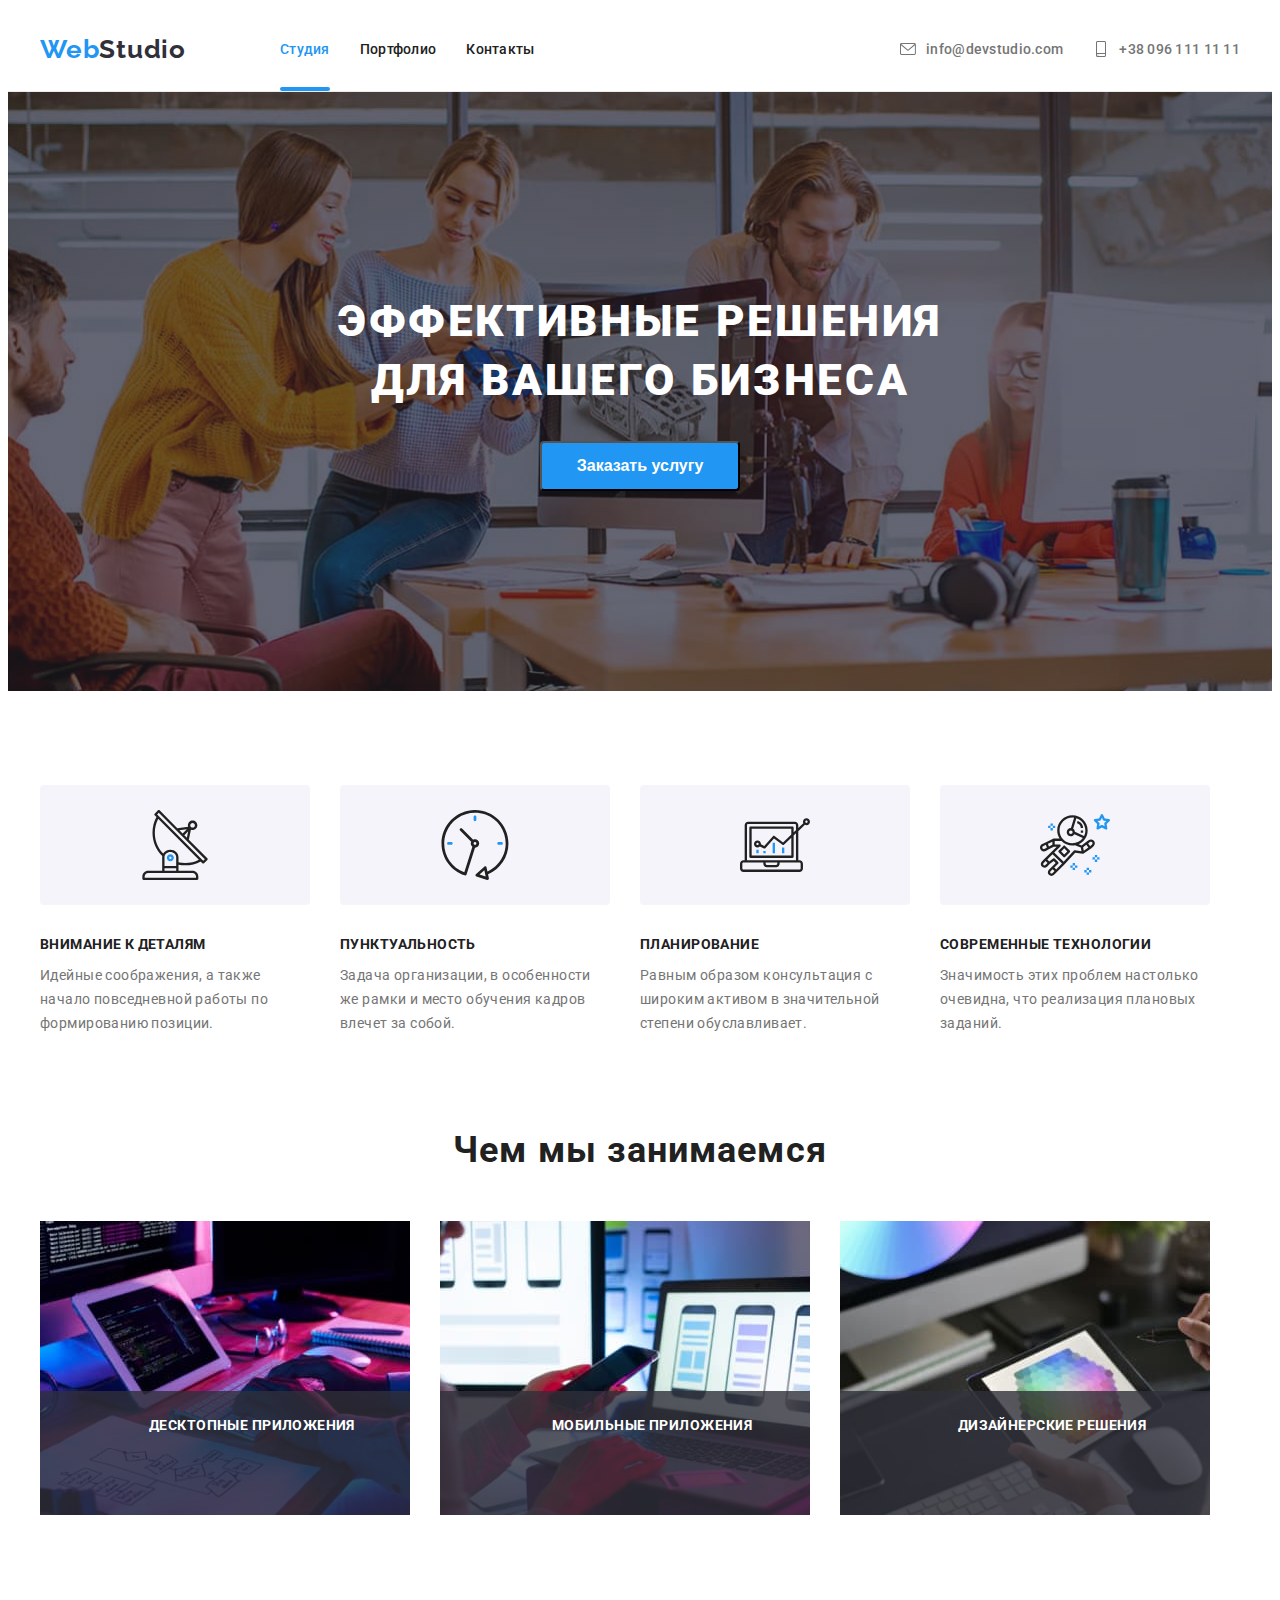
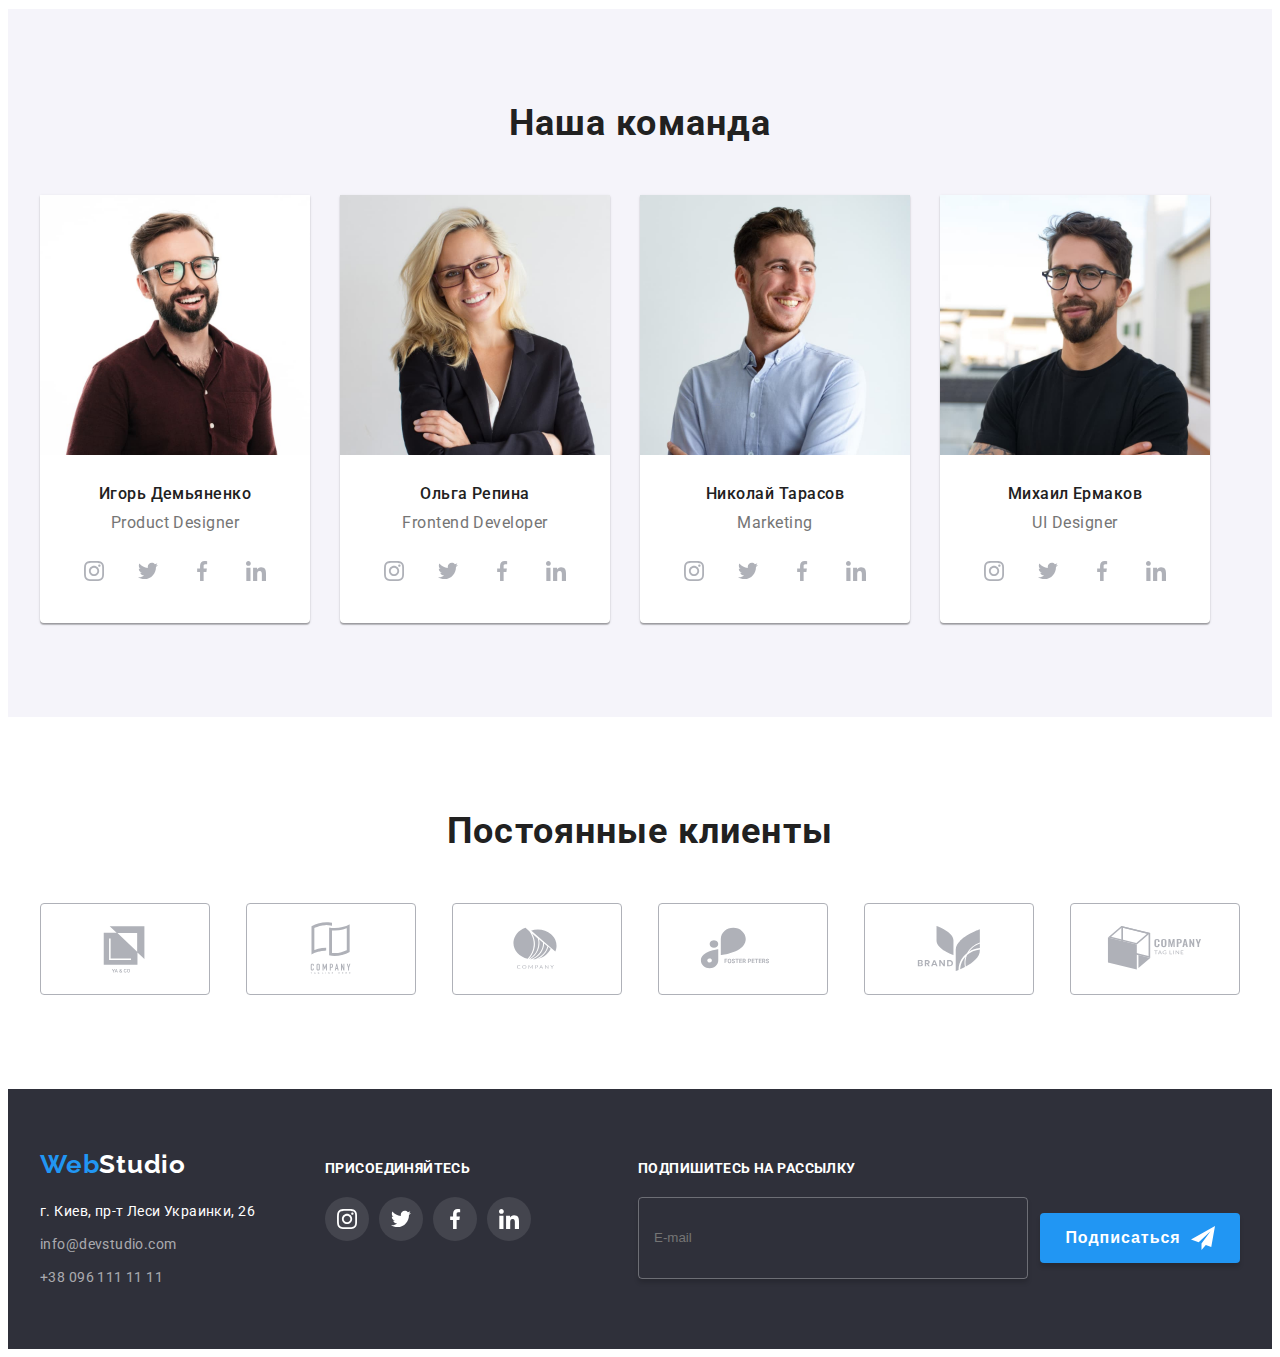
<file: index.html>
<!DOCTYPE html>
<html lang="ru">
  <head>
    <meta charset="UTF-8" />
    <meta http-equiv="X-UA-Compatible" content="IE=edge" />
    <meta name="viewport" content="width=device-width, initial-scale=1.0" />
    <title>Web Studio (Version 2.1)</title>
    <link
      rel="stylesheet"
      href="https://cdnjs.cloudflare.com/ajax/libs/modern-normalize/1.1.0/modern-normalize.min.css"
      integrity="sha512-wpPYUAdjBVSE4KJnH1VR1HeZfpl1ub8YT/NKx4PuQ5NmX2tKuGu6U/JRp5y+Y8XG2tV+wKQpNHVUX03MfMFn9Q=="
      crossorigin="anonymous"
      referrerpolicy="no-referrer"
    />
    <link rel="stylesheet" href="./css/styles.css" />
    <link rel="preconnect" href="https://fonts.googleapis.com" />
    <link rel="preconnect" href="https://fonts.gstatic.com" crossorigin />
    <link
      href="https://fonts.googleapis.com/css2?family=Raleway:wght@700&family=Roboto:wght@400;500;700;900&display=swap"
      rel="stylesheet"
    />
  </head>
  <!--Заглавное-->
  <body>
    <header class="header">
      <div class="container header-container">
        <nav class="header-nav header-container-nav">
          <a class="link logo" href="#" lang="en"
            >Web<span class="logo-span-header">Studio</span></a
          >
          <ul class="list header-list">
            <li class="header-item">
              <a class="link header-link header-link-visited header-underline header-line" href="#"
                >Студия</a
              >
            </li>
            <li class="header-item">
              <a class="link header-link header-underline" href="./portfolio.html">Портфолио</a>
            </li>
            <li class="header-item">
              <a class="link header-link header-underline" href="#">Контакты</a>
            </li>
          </ul>
        </nav>
        <ul class="list header-list">
          <li class="header-item">
            <a class="link header-contact" href="mailto:info@devstudio.com"
              ><svg class="header-icon" width="16" height="12">
                <use href="images/svg-image/icons.svg#icon-envelope"></use></svg
              >info@devstudio.com</a
            >
          </li>
          <li class="header-item">
            <a class="link header-contact" href="tel:+380961111111"
              ><svg class="header-icon" width="10" height="16">
                <use href="images/svg-image/icons.svg#icon-smartphone"></use></svg
              >+38 096 111 11 11</a
            >
          </li>
        </ul>
      </div>
    </header>

    <!--Герой-->

    <main>
      <section class="hero overlay">
        <div class="container">
          <h1 class="hero-title">Эффективные решения для вашего бизнеса</h1>
          <button type="button" class="hero-btn" data-modal-open>Заказать услугу</button>
        </div>
      </section>

      <!--post-->

      <section class="hero-section">
        <div class="container hero-container">
          <ul class="list hero-list">
            <li class="hero-item">
              <div class="hero-icon-home">
                <svg class="hero-icon" width="70" height="70">
                  <use href="images/svg-image/icons.svg#icon-antenna"></use>
                </svg>
              </div>
              <h3 class="hero-subtitle">Внимание к деталям</h3>
              <p class="hero-lead">
                Идейные соображения, а также начало повседневной работы по формированию позиции.
              </p>
            </li>
            <li class="hero-item">
              <div class="hero-icon-home">
                <svg class="hero-icon" width="70" height="70">
                  <use href="images/svg-image/icons.svg#icon-clock"></use>
                </svg>
              </div>
              <h3 class="hero-subtitle">Пунктуальность</h3>
              <p class="hero-lead">
                Задача организации, в особенности же рамки и место обучения кадров влечет за собой.
              </p>
            </li>
            <li class="hero-item">
              <div class="hero-icon-home">
                <svg class="hero-icon" width="70" height="70">
                  <use href="images/svg-image/icons.svg#icon-diagram"></use>
                </svg>
              </div>
              <h3 class="hero-subtitle">Планирование</h3>
              <p class="hero-lead">
                Равным образом консультация с широким активом в значительной степени обуславливает.
              </p>
            </li>
            <li class="hero-item">
              <div class="hero-icon-home">
                <svg class="hero-icon" width="70" height="70">
                  <use href="images/svg-image/icons.svg#icon-astronaut"></use>
                </svg>
              </div>
              <h3 class="hero-subtitle">Современные технологии</h3>
              <p class="hero-lead">
                Значимость этих проблем настолько очевидна, что реализация плановых заданий.
              </p>
            </li>
          </ul>
        </div>
      </section>

      <!--Чем мы занимаемся-->

      <section class="about">
        <div class="container">
          <h2 class="about-title">Чем мы занимаемся</h2>
          <ul class="list about-list">
            <li class="about-item">
              <div class="about-text-div">
                <img src="images/img-home/presentation1.jpg" alt="Создание сайтов" width="370" />
                <p class="about-text">Десктопные приложения</p>
              </div>
            </li>

            <li class="about-item">
              <img
                src="images/img-home/presentation3.jpg"
                alt="Разработка мобильных приложений"
                width="370"
              />
              <div class="about-text-div"><p class="about-text">Мобильные приложения</p></div>
            </li>
            <li class="about-item">
              <img
                src="images/img-home/presentation2.jpg"
                alt="Разработка интернет-магазинов"
                width="370"
              />
              <div class="about-text-div"><p class="about-text">Дизайнерские решения</p></div>
            </li>
          </ul>
        </div>
      </section>

      <!--Наша кoманда-->

      <section class="team">
        <div class="container">
          <h2 class="team-title">Наша команда</h2>
          <ul class="list team-list">
            <li class="team-item">
              <img
                class="team-img"
                src="images/img-home/coach1.jpg"
                alt="Игорь Демьяненко"
                width="270"
              />
              <div class="team-div">
                <h3 class="team-subtitle">Игорь Демьяненко</h3>
                <p class="team-lead" lang="en">Product Designer</p>
                <ul class="team-coach list">
                  <li class="team-coach-item">
                    <a href="#" class="team-coach-link">
                      <svg class="team-coach-icon" width="20" height="20">
                        <use href="images/svg-image/icons.svg#icon-instagram-focus"></use>
                      </svg>
                    </a>
                  </li>
                  <li class="team-coach-item">
                    <a href="#" class="team-coach-link">
                      <svg class="team-coach-icon" width="20" height="20">
                        <use href="images/svg-image/icons.svg#icon-twitter"></use>
                      </svg>
                    </a>
                  </li>
                  <li class="team-coach-item">
                    <a href="#" class="team-coach-link"
                      ><svg class="team-coach-icon" width="20" height="20">
                        <use href="images/svg-image/icons.svg#icon-facebook"></use>
                      </svg>
                    </a>
                  </li>
                  <li class="team-coach-item">
                    <a href="#" class="team-coach-link"
                      ><svg class="team-coach-icon" width="20" height="20">
                        <use href="images/svg-image/icons.svg#icon-linkedin"></use>
                      </svg>
                    </a>
                  </li>
                </ul>
              </div>
            </li>
            <li class="team-item">
              <img
                class="team-img"
                src="images/img-home/coach2.jpg"
                alt="Ольга Репина"
                width="270"
              />
              <div class="team-div">
                <h3 class="team-subtitle">Ольга Репина</h3>
                <p class="team-lead" lang="en">Frontend Developer</p>
                <ul class="team-coach list">
                  <li class="team-coach-item">
                    <a href="#" class="team-coach-link">
                      <svg class="team-coach-icon" width="20" height="20">
                        <use href="images/svg-image/icons.svg#icon-instagram-focus"></use>
                      </svg>
                    </a>
                  </li>
                  <li class="team-coach-item">
                    <a href="#" class="team-coach-link">
                      <svg class="team-coach-icon" width="20" height="20">
                        <use href="images/svg-image/icons.svg#icon-twitter"></use>
                      </svg>
                    </a>
                  </li>
                  <li class="team-coach-item">
                    <a href="#" class="team-coach-link"
                      ><svg class="team-coach-icon" width="20" height="20">
                        <use href="images/svg-image/icons.svg#icon-facebook"></use>
                      </svg>
                    </a>
                  </li>
                  <li class="team-coach-item">
                    <a href="#" class="team-coach-link"
                      ><svg class="team-coach-icon" width="20" height="20">
                        <use href="images/svg-image/icons.svg#icon-linkedin"></use>
                      </svg>
                    </a>
                  </li>
                </ul>
              </div>
            </li>

            <li class="team-item">
              <img
                class="team-img"
                src="images/img-home/coach3.jpg"
                alt="Николай Тарасов"
                width="270"
              />
              <div class="team-div">
                <h3 class="team-subtitle">Николай Тарасов</h3>
                <p class="team-lead" lang="en">Marketing</p>
                <ul class="team-coach list">
                  <li class="team-coach-item">
                    <a href="#" class="team-coach-link">
                      <svg class="team-coach-icon" width="20" height="20">
                        <use href="images/svg-image/icons.svg#icon-instagram-focus"></use>
                      </svg>
                    </a>
                  </li>
                  <li class="team-coach-item">
                    <a href="#" class="team-coach-link">
                      <svg class="team-coach-icon" width="20" height="20">
                        <use href="images/svg-image/icons.svg#icon-twitter"></use>
                      </svg>
                    </a>
                  </li>
                  <li class="team-coach-item">
                    <a href="#" class="team-coach-link"
                      ><svg class="team-coach-icon" width="20" height="20">
                        <use href="images/svg-image/icons.svg#icon-facebook"></use>
                      </svg>
                    </a>
                  </li>
                  <li class="team-coach-item">
                    <a href="#" class="team-coach-link"
                      ><svg class="team-coach-icon" width="20" height="20">
                        <use href="images/svg-image/icons.svg#icon-linkedin"></use>
                      </svg>
                    </a>
                  </li>
                </ul>
              </div>
            </li>
            <li class="team-item">
              <img
                class="team-img"
                src="images/img-home/coach4.jpg"
                alt="Михаил Ермаков"
                width="270"
                height="260"
              />
              <div class="team-div">
                <h3 class="team-subtitle">Михаил Ермаков</h3>
                <p class="team-lead" lang="en">UI Designer</p>
                <ul class="team-coach list">
                  <li class="team-coach-item">
                    <a href="#" class="team-coach-link">
                      <svg class="team-coach-icon" width="20" height="20">
                        <use href="images/svg-image/icons.svg#icon-instagram-focus"></use>
                      </svg>
                    </a>
                  </li>
                  <li class="team-coach-item">
                    <a href="#" class="team-coach-link">
                      <svg class="team-coach-icon" width="20" height="20">
                        <use href="images/svg-image/icons.svg#icon-twitter"></use>
                      </svg>
                    </a>
                  </li>
                  <li class="team-coach-item">
                    <a href="#" class="team-coach-link"
                      ><svg class="team-coach-icon" width="20" height="20">
                        <use href="images/svg-image/icons.svg#icon-facebook"></use>
                      </svg>
                    </a>
                  </li>
                  <li class="team-coach-item">
                    <a href="#" class="team-coach-link"
                      ><svg class="team-coach-icon" width="20" height="20">
                        <use href="images/svg-image/icons.svg#icon-linkedin"></use>
                      </svg>
                    </a>
                  </li>
                </ul>
              </div>
            </li>
          </ul>
        </div>
      </section>
      <section class="section-clients">
        <div class="container">
          <h3 class="clients-header">Постоянные клиенты</h3>
          <ul class="client-list">
            <li class="client">
              <a href="#" class="client-link">
                <svg class="client-icon" width="106" height="60">
                  <use href="images/svg-image/icons.svg#icon-Logo-1"></use>
                </svg>
              </a>
            </li>
            <li class="client">
              <a href="#" class="client-link">
                <svg class="client-icon" width="106" height="60">
                  <use href="images/svg-image/icons.svg#icon-Logo-2"></use>
                </svg>
              </a>
            </li>
            <li class="client">
              <a href="#" class="client-link">
                <svg class="client-icon" width="106" height="60">
                  <use href="images/svg-image/icons.svg#icon-Logo-3"></use>
                </svg>
              </a>
            </li>
            <li class="client">
              <a href="#" class="client-link">
                <svg class="client-icon" width="106" height="60">
                  <use href="images/svg-image/icons.svg#icon-Logo-4"></use>
                </svg>
              </a>
            </li>
            <li class="client">
              <a href="#" class="client-link">
                <svg class="client-icon" width="106" height="60">
                  <use href="images/svg-image/icons.svg#icon-Logo-5"></use>
                </svg>
              </a>
            </li>
            <li class="client">
              <a href="#" class="client-link">
                <svg class="client-icon" width="106" height="60">
                  <use href="images/svg-image/icons.svg#icon-Logo-6"></use>
                </svg>
              </a>
            </li>
          </ul>
        </div>
      </section>
    </main>

    <!--Контактная информация-->
    <footer class="footer">
      <div class="container footer-container-general">
        <div class="footer-container">
          <a class="link logo-footer" href="#" lang="en"
            >Web<span class="logo-span-footer">Studio</span></a
          >
          <address class="footer-address">
            <ul class="list footer-list">
              <li class="footer-item">
                <a
                  class="link footer-link"
                  href="https://goo.gl/maps/psSEWahHnYYWo5Lt6"
                  target="_blank"
                  rel="noopener noreferrer"
                  >г. Киев, пр-т Леси Украинки, 26</a
                >
              </li>
              <li class="footer-item">
                <a class="link footer-contact" href="mailto:info@devstudio.com"
                  >info@devstudio.com</a
                >
              </li>
              <li class="last-item">
                <a class="link footer-contact" href="tel:+380961111111">+38 096 111 11 11</a>
              </li>
            </ul>
          </address>
        </div>
        <div class="footer-right">
          <h4 class="footer-right-title">Присоединяйтесь</h4>
          <ul class="footer-nav list">
            <li class="footer-nav-item">
              <a href="#" class="footer-nav-link">
                <svg class="footer-nav-icon" width="20" height="20">
                  <use href="images/svg-image/icons.svg#icon-instagram-focus"></use>
                </svg>
              </a>
            </li>
            <li class="footer-nav-item">
              <a href="#" class="footer-nav-link">
                <svg class="team-coach-icon" width="20" height="20">
                  <use href="images/svg-image/icons.svg#icon-twitter"></use>
                </svg>
              </a>
            </li>
            <li class="footer-nav-item">
              <a href="#" class="footer-nav-link"
                ><svg class="team-coach-icon" width="20" height="20">
                  <use href="images/svg-image/icons.svg#icon-facebook"></use>
                </svg>
              </a>
            </li>
            <li class="footer-nav-item">
              <a href="#" class="footer-nav-link"
                ><svg class="team-coach-icon" width="20" height="20">
                  <use href="images/svg-image/icons.svg#icon-linkedin"></use>
                </svg>
              </a>
            </li>
          </ul>
        </div>
        <div class="join">
          <form action="#" class="join-user">
            <label id="subscribe" class="join-title">Подпишитесь на рассылку</label>
            <div class="join-div">
              <input
                type="email"
                class="form-input-join"
                name="user-email"
                id="user-email"
                placeholder="E-mail"
                required
              />
              <button type="submit" class="telegram-join">
                <span class="join-text">Подписаться</span
                ><svg class="logo-telegram" width="24" height="24">
                  <use href="images/svg-image/icons.svg#icon-telegram"></use>
                </svg>
              </button>
            </div>
          </form>
        </div>
      </div>

      <!--modal-->
    </footer>
    <div class="backdrop is-hidden" data-modal>
      <div class="modal">
        <form name="order-name" class="order-form">
          <b class="modal-title">Оставьте свои данные, мы вам перезвоним</b>
          <label class="form-label">
            <span class="label-text">Имя</span>
            <input
              type="text"
              name="name"
              class="form-input"
              placeholder=""
              autofocus
              required
            /><svg class="form-icon" width="18" height="18">
              <use href="images/svg-image/icons.svg#icon-human"></use>
            </svg>
          </label>
          <label class="form-label"
            ><span class="label-text">Телефон</span
            ><input
              type="tel"
              name="tel"
              class="form-input"
              required
              placeholder=""
              pattern="+380"
              minlength="10"
              maxlength="13"
            /><svg class="form-icon" width="18" height="18">
              <use href="images/svg-image/icons.svg#phone-modal"></use>
            </svg>
          </label>
          <label class="form-label"
            ><span class="label-text">Почта</span
            ><input type="email" name="email" class="form-input" placeholder="" /><svg
              class="form-icon"
              width="18"
              height="18"
            >
              <use href="images/svg-image/icons.svg#mail-modal"></use>
            </svg>
          </label>
          <label class="form-label"
            ><span class="label-text">Комментарий</span
            ><textarea
              id="comment"
              name="comment"
              class="form-textarea"
              rows="7"
              placeholder="Введите текст"
            ></textarea>
          </label>
          <label class="form-label form-label-block"
            ><input
              type="checkbox"
              name="agreement"
              class="form-input agreement visually-hidden"
              required
            /><svg class="form-icon-agreement" width="15" height="15">
              <use href="images/svg-image/icons.svg#icon-agreement"></use></svg
            ><span class="agree-modal">Соглашаюсь с рассылкой и принимаю&nbsp;</span
            ><a href="#" target="blank" class="link link-agreement" rel="noopener noreferrer"
              >Условия договора</a
            >
          </label>
          <button type="submit" class="button-modal">Отправить</button>
        </form>
        <button type="button" class="modal-close" data-modal-close>
          <svg class="close-btn" width="11" height="11">
            <use href="images/svg-image/icons.svg#icon-close"></use>
          </svg>
        </button>
      </div>
    </div>
    <script src="modal.js"></script>
  </body>
</html>
</file>
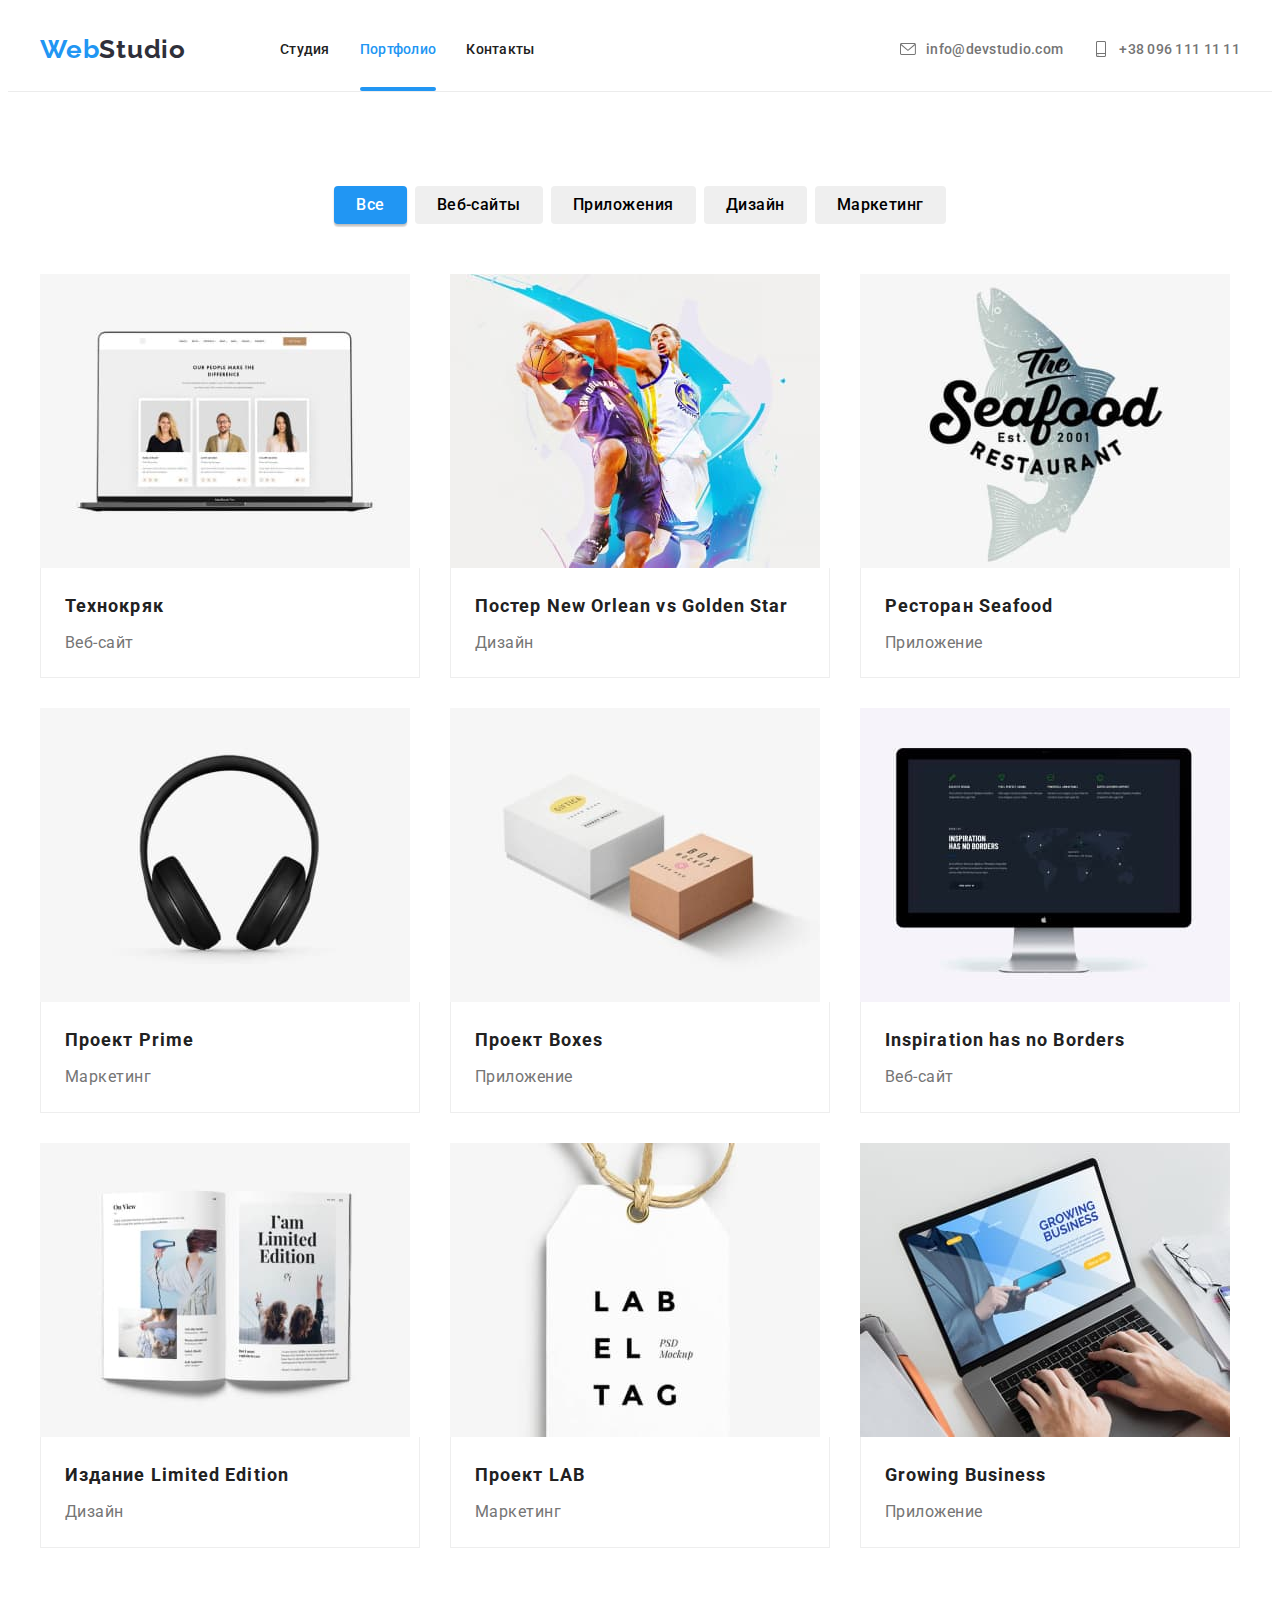
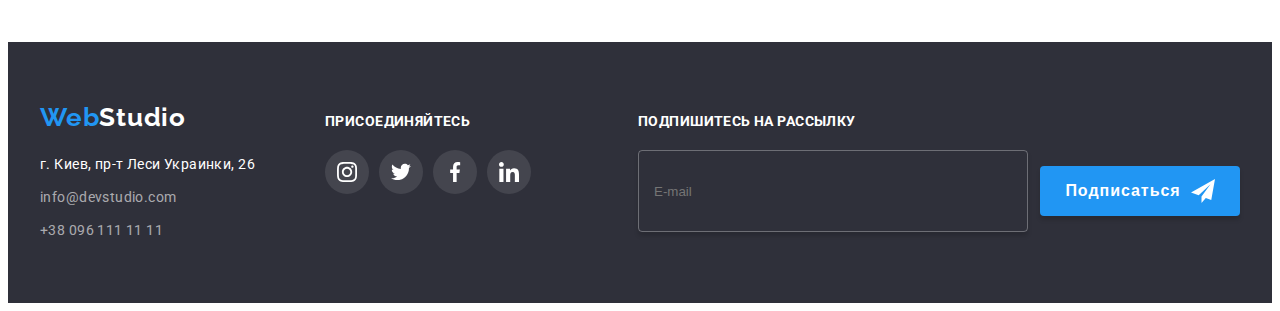
<file: portfolio.html>
<!DOCTYPE html>
<html lang="ru">
  <head>
    <meta charset="UTF-8" />
    <meta http-equiv="X-UA-Compatible" content="IE=edge" />
    <meta name="viewport" content="width=device-width, initial-scale=1.0" />
    <title>Portfolio</title>
    <link
      rel="stylesheet"
      href="https://cdnjs.cloudflare.com/ajax/libs/modern-normalize/1.1.0/modern-normalize.min.css"
      integrity="sha512-wpPYUAdjBVSE4KJnH1VR1HeZfpl1ub8YT/NKx4PuQ5NmX2tKuGu6U/JRp5y+Y8XG2tV+wKQpNHVUX03MfMFn9Q=="
      crossorigin="anonymous"
      referrerpolicy="no-referrer"
    />
    <link rel="stylesheet" href="./css/styles.css" />
    <link rel="preconnect" href="https://fonts.googleapis.com" />
    <link rel="preconnect" href="https://fonts.gstatic.com" crossorigin />
    <link
      href="https://fonts.googleapis.com/css2?family=Raleway:wght@700&family=Roboto:wght@400;500;700;900&display=swap"
      rel="stylesheet"
    />
  </head>

  <!--Голова-->

  <body>
    <header class="header header-container-portfolio">
      <div class="container header-container">
        <nav class="header-nav header-container-nav">
          <a class="link logo" href="#" lang="en"
            >Web<span class="logo-span-header">Studio</span></a
          >
          <ul class="list header-list">
            <li class="header-item">
              <a class="link header-link header-underline" href="./index.html">Студия</a>
            </li>
            <li class="header-item">
              <a
                class="link header-link header-link-visited header-underline header-line-port"
                href="#"
                >Портфолио</a
              >
            </li>
            <li class="header-item">
              <a class="link header-link header-underline" href="#">Контакты</a>
            </li>
          </ul>
        </nav>
        <ul class="list header-list">
          <li class="header-item">
            <a class="link header-contact" href="mailto:info@devstudio.com"
              ><svg class="header-icon" width="16" height="12">
                <use href="images/svg-image/icons.svg#icon-envelope"></use></svg
              >info@devstudio.com</a
            >
          </li>
          <li class="header-item-1">
            <a class="link header-contact" href="tel:+380961111111"
              ><svg class="header-icon" width="10" height="16">
                <use href="images/svg-image/icons.svg#icon-smartphone"></use></svg
              >+38 096 111 11 11</a
            >
          </li>
        </ul>
      </div>
    </header>

    <!--Кнопки-->

    <main>
      <section class="section-portfolio">
        <h1 class="visually-hidden">Кнопки</h1>
        <div class="container container-hero-portfolio">
          <ul class="list portfolio-list">
            <li class="hero-portfolio-item">
              <button type="button" class="portfolio-btn portfolio-btn-active">Все</button>
            </li>
            <li class="hero-portfolio-item">
              <button type="button" class="portfolio-btn">Веб-сайты</button>
            </li>
            <li class="hero-portfolio-item">
              <button type="button" class="portfolio-btn">Приложения</button>
            </li>
            <li class="hero-portfolio-item">
              <button type="button" class="portfolio-btn">Дизайн</button>
            </li>
            <li class="hero-portfolio-item">
              <button type="button" class="portfolio-btn">Маркетинг</button>
            </li>
          </ul>

          <!--Герой-->
          <ul class="list hero-portfolio-list">
            <li class="li-portfolio-item">
              <div class="hero-port-animation">
                <a href="#" class="portfolio-shadow"
                  ><img
                    class="poster"
                    src="./images/img-portfolio/website.jpg"
                    alt="Веб-сайт-Технокряк"
                    width="370"
                /></a>
                <p class="port-animation-text">
                  Технокряк это современная площадка распространения коронавируса. Компании
                  используют эту платформу для цифрового шпионажа и атак на защищённые сервера
                  конкурентов.
                </p>
              </div>
              <div class="container-port-div">
                <h2 class="portfolio-subtitle poster-hero">Технокряк</h2>
                <p class="hero-portfolio-lead">Веб-сайт</p>
              </div>
            </li>
            <li class="li-portfolio-item">
              <div class="hero-port-animation">
                <a href="#" class="portfolio-shadow">
                  <img
                    class="poster"
                    src="./images/img-portfolio/design.jpg"
                    alt="Постер New Orlean vs Golden Star"
                    width="370"
                /></a>
                <p class="port-animation-text">
                  Технокряк это современная площадка распространения коронавируса. Компании
                  используют эту платформу для цифрового шпионажа и атак на защищённые сервера
                  конкурентов.
                </p>
              </div>
              <div class="container-port-div">
                <h2 class="portfolio-subtitle poster-hero">Постер New Orlean vs Golden Star</h2>
                <p class="hero-portfolio-lead">Дизайн</p>
              </div>
            </li>
            <li class="li-portfolio-item">
              <div class="hero-port-animation">
                <a href="#" class="portfolio-shadow"
                  ><img
                    class="poster"
                    src="./images/img-portfolio/application.jpg"
                    alt="Ресторан Seafood"
                    width="370"
                /></a>
                <p class="port-animation-text">
                  Технокряк это современная площадка распространения коронавируса. Компании
                  используют эту платформу для цифрового шпионажа и атак на защищённые сервера
                  конкурентов.
                </p>
              </div>
              <div class="container-port-div">
                <h2 class="portfolio-subtitle poster-hero">Ресторан Seafood</h2>
                <p class="hero-portfolio-lead">Приложение</p>
              </div>
            </li>
            <li class="li-portfolio-item">
              <div class="hero-port-animation">
                <a href="#" class="portfolio-shadow"
                  ><img
                    class="poster"
                    src="./images/img-portfolio/marketing.jpg"
                    alt="Проект Prime"
                    width="370"
                /></a>
                <p class="port-animation-text">
                  Технокряк это современная площадка распространения коронавируса. Компании
                  используют эту платформу для цифрового шпионажа и атак на защищённые сервера
                  конкурентов.
                </p>
              </div>
              <div class="container-port-div">
                <h2 class="portfolio-subtitle poster-hero">Проект Prime</h2>
                <p class="hero-portfolio-lead">Маркетинг</p>
              </div>
            </li>
            <li class="li-portfolio-item">
              <div class="hero-port-animation">
                <a href="#" class="portfolio-shadow"
                  ><img
                    class="poster"
                    src="./images/img-portfolio/application-2.jpg"
                    alt="Проект Boxes"
                    width="370"
                /></a>
                <p class="port-animation-text">
                  Технокряк это современная площадка распространения коронавируса. Компании
                  используют эту платформу для цифрового шпионажа и атак на защищённые сервера
                  конкурентов.
                </p>
              </div>
              <div class="container-port-div">
                <h2 class="portfolio-subtitle poster-hero">Проект Boxes</h2>
                <p class="hero-portfolio-lead">Приложение</p>
              </div>
            </li>
            <li class="li-portfolio-item">
              <div class="hero-port-animation">
                <a href="#" class="portfolio-shadow"
                  ><img
                    class="poster"
                    src="./images/img-portfolio/website-2.jpg"
                    alt="Inspiration has no Borders"
                    width="370"
                /></a>
                <p class="port-animation-text">
                  Технокряк это современная площадка распространения коронавируса. Компании
                  используют эту платформу для цифрового шпионажа и атак на защищённые сервера
                  конкурентов.
                </p>
              </div>
              <div class="container-port-div">
                <h2 class="portfolio-subtitle poster-hero" lang="en">Inspiration has no Borders</h2>
                <p class="hero-portfolio-lead">Веб-сайт</p>
              </div>
            </li>
            <li class="li-portfolio-item">
              <div class="hero-port-animation">
                <a href="#" class="portfolio-shadow"
                  ><img
                    class="poster"
                    src="./images/img-portfolio/design-2.jpg"
                    alt="Издание Limited Edition"
                    width="370"
                /></a>
                <p class="port-animation-text">
                  Технокряк это современная площадка распространения коронавируса. Компании
                  используют эту платформу для цифрового шпионажа и атак на защищённые сервера
                  конкурентов.
                </p>
              </div>
              <div class="container-port-div">
                <h2 class="portfolio-subtitle poster-hero">Издание Limited Edition</h2>
                <p class="hero-portfolio-lead">Дизайн</p>
              </div>
            </li>
            <li class="li-portfolio-item">
              <div class="hero-port-animation">
                <a href="#" class="portfolio-shadow"
                  ><img
                    class="poster"
                    src="./images/img-portfolio/marketing-2.jpg"
                    alt="Проект LAB"
                    width="370"
                /></a>
                <p class="port-animation-text">
                  Технокряк это современная площадка распространения коронавируса. Компании
                  используют эту платформу для цифрового шпионажа и атак на защищённые сервера
                  конкурентов.
                </p>
              </div>
              <div class="container-port-div">
                <h2 class="portfolio-subtitle poster-hero">Проект LAB</h2>
                <p class="hero-portfolio-lead">Маркетинг</p>
              </div>
            </li>
            <li class="li-portfolio-item">
              <div class="hero-port-animation">
                <a href="#" class="portfolio-shadow"
                  ><img
                    class="poster"
                    src="./images/img-portfolio/application-3.jpg"
                    alt="Growing Business"
                    width="370"
                /></a>
                <p class="port-animation-text">
                  Технокряк это современная площадка распространения коронавируса. Компании
                  используют эту платформу для цифрового шпионажа и атак на защищённые сервера
                  конкурентов.
                </p>
              </div>
              <div class="container-port-div">
                <h2 class="portfolio-subtitle poster-hero" lang="en">Growing Business</h2>
                <p class="hero-portfolio-lead">Приложение</p>
              </div>
            </li>
          </ul>
        </div>
      </section>
    </main>
    <!--Контактная информация-->
    <footer class="footer">
      <div class="container footer-container-general">
        <div class="footer-container">
          <a class="link logo-footer" href="#" lang="en"
            >Web<span class="logo-span-footer">Studio</span></a
          >
          <address class="footer-address">
            <ul class="list footer-list">
              <li class="footer-item">
                <a
                  class="link footer-link"
                  href="https://goo.gl/maps/psSEWahHnYYWo5Lt6"
                  target="_blank"
                  rel="noopener noreferrer"
                  >г. Киев, пр-т Леси Украинки, 26</a
                >
              </li>
              <li class="footer-item">
                <a class="link footer-contact" href="mailto:info@devstudio.com"
                  >info@devstudio.com</a
                >
              </li>
              <li class="last-item">
                <a class="link footer-contact" href="tel:+380961111111">+38 096 111 11 11</a>
              </li>
            </ul>
          </address>
        </div>
        <div class="footer-right">
          <h4 class="footer-right-title">Присоединяйтесь</h4>
          <ul class="footer-nav list">
            <li class="footer-nav-item">
              <a href="#" class="footer-nav-link">
                <svg class="footer-nav-icon" width="20" height="20">
                  <use href="images/svg-image/icons.svg#icon-instagram-focus"></use>
                </svg>
              </a>
            </li>
            <li class="footer-nav-item">
              <a href="#" class="footer-nav-link">
                <svg class="team-coach-icon" width="20" height="20">
                  <use href="images/svg-image/icons.svg#icon-twitter"></use>
                </svg>
              </a>
            </li>
            <li class="footer-nav-item">
              <a href="#" class="footer-nav-link"
                ><svg class="team-coach-icon" width="20" height="20">
                  <use href="images/svg-image/icons.svg#icon-facebook"></use>
                </svg>
              </a>
            </li>
            <li class="footer-nav-item">
              <a href="#" class="footer-nav-link"
                ><svg class="team-coach-icon" width="20" height="20">
                  <use href="images/svg-image/icons.svg#icon-linkedin"></use>
                </svg>
              </a>
            </li>
          </ul>
        </div>
        <div class="join">
          <form action="#" class="join-user">
            <label id="subscribe" class="join-title">Подпишитесь на рассылку</label>
            <div class="join-div">
              <input
                type="email"
                class="form-input-join"
                name="user-email"
                id="user-email"
                required
                placeholder="E-mail"
              />
              <button type="submit" class="telegram-join">
                <span class="join-text">Подписаться</span
                ><svg class="logo-telegram" width="24" height="24">
                  <use href="images/svg-image/icons.svg#icon-telegram"></use>
                </svg>
              </button>
            </div>
          </form>
        </div>
      </div>
    </footer>
    <div class="backdrop is-hidden" data-modal>
      <div class="modal">
        <button type="button" class="modal-close" data-modal-close>
          <svg class="close-btn" width="11" height="11">
            <use href="images/svg-image/icons.svg#icon-close"></use>
          </svg>
        </button>
      </div>
    </div>
    <script src="modal.js"></script>
  </body>
</html>
</file>
<file: css/styles.css>
:root {
  --header-link: #212121;
  --header-logo: #2196f3;
  --header-contact: #757575;
  --hero-color-footer: #2f303a;
  --background-color: #f5f4fa;
  --text-white: #ffffff;
}

:root {
  --timing-function: cubic-bezier(0.4, 0, 0.2, 1);
}

body {
  font-family: 'Roboto', sans-serif;
}
.list {
  list-style: none;
}
.link,
a {
  text-decoration: none;
}
img {
  display: block;
}

.visually-hidden {
  position: absolute;
  width: 1px;
  height: 1px;
  margin: -1px;
  border: 0;
  padding: 0;

  white-space: nowrap;
  clip-path: inset(100%);
  clip: rect(0 0 0 0);
  overflow: hidden;
}

.container {
  width: 1200px;
  padding-left: 15px;
  padding-right: 15px;
  margin: 0 auto;
  /*
  outline: 2px solid red; */
}

p,
h1,
h2,
h3,
h4 {
  margin: 0;
}

ul {
  margin: 0;
  padding: 0;
}

/* ---------------HEADER------------- */
.header {
  border-bottom: 1px solid #ececec;
}
.header-container {
  display: flex;
  align-items: center;
}
.header-container-nav {
  display: flex;
  align-items: center;
}

.header-list {
  display: flex;
  margin-left: auto;
}
.header-item:not(:last-child) {
  margin-right: 30px;
}
.header-link-visited:first-child {
  color: var(--header-logo);
}

.header-underline {
  position: relative;
  transition: color 250ms var(--timing-function);
}

.header-underline::after {
  content: '';
  bottom: 0;
  position: absolute;
  width: 100%;
  height: 4px;
  opacity: 0;
  background-color: #2196f3;
  border-radius: 2px;
}

.header-line:after,
.header-line-port::after {
  display: block;
  opacity: 1;
}

.logo {
  font-family: 'Raleway', sans-serif;
  font-style: normal;
  font-weight: 700;
  font-size: 26px;
  line-height: 1.19;
  letter-spacing: 0.03em;
  color: var(--header-logo);
  margin-right: 94px;
}
.logo-span-header {
  color: var(--hero-color-footer);
}
.logo-span-footer {
  color: var(--text-white);
}

.header-link {
  font-style: normal;
  font-weight: 500;
  font-size: 14px;
  line-height: 1.33;
  letter-spacing: 0.02em;
  color: var(--header-link);
  padding-top: 32px;
  padding-bottom: 32px;
  display: block;
}

.header-contact {
  display: flex;
  align-items: center;
  font-weight: 500;
  font-size: 14px;
  line-height: 1.33;
  letter-spacing: 0.02em;
  color: #757575;
  fill: #757575;
  transition: fill 250ms var(--timing-function), color 250ms var(--timing-function);
}
.header-icon {
  width: 16px;
  margin-right: 10px;
}
.header-icon-1 {
  width: 10px;
  margin-right: 10px;
}

.header-contact:focus,
.header-contact:hover {
  fill: #2196f3;
  color: #2196f3;
}

.header-link:hover,
.header-link:focus {
  fill: #2196f3;
}

.header-contact:hover,
.header-contact:focus {
  color: var(--header-logo);
}

.header-link:hover,
.header-link:focus {
  color: var(--header-logo);
}

/* -----------------HERO------------------- */
.hero {
  background-color: var(--hero-color-footer);
  padding-top: 200px;
  padding-bottom: 200px;
}

.overlay {
  max-width: 1600px;
  margin-left: auto;
  margin-right: auto;
  background-image: linear-gradient(rgba(47, 48, 58, 0.4), rgba(47, 48, 58, 0.4)),
    url(../images/img-home/hero-img.jpg);
  background-size: cover;
  background-repeat: no-repeat;
  background-position: center;
}

.hero-section {
  padding-top: 94px;
  padding-bottom: 94px;
}

.hero-subtitle {
  margin-bottom: 10px;
}

.hero-title {
  font-style: normal;
  font-weight: 900;
  font-size: 44px;
  line-height: 1.36;
  color: var(--text-white);

  text-align: center;
  letter-spacing: 0.06em;
  text-transform: uppercase;

  max-width: 696px;

  margin-right: auto;
  margin-left: auto;

  margin-bottom: 30px;
}

.hero-btn {
  font-style: normal;
  font-weight: 700;
  font-size: 16px;
  line-height: 1.87;

  color: var(--text-white);
  background: var(--header-logo);
  box-shadow: 0px 4px 4px rgba(0, 0, 0, 0.15);
  border-radius: 4px;
  min-width: 200px;
  min-height: 50px;

  display: block;

  margin-right: auto;
  margin-left: auto;

  transition: background-color 250ms var(--timing-function), box-shadow 250ms var(--timing-function);
}

.hero-btn:focus {
  color: var(--text-white);
  cursor: pointer;
}
.hero-btn:hover {
  color: white;
  background: #188ce8;
  cursor: pointer;
}

.hero-subtitle {
  font-size: 14px;
  line-height: 1.33;
  letter-spacing: 0.03em;
  text-transform: uppercase;
  color: var(--header-link);
}
.hero-lead {
  font-size: 14px;
  line-height: 1.71;
  letter-spacing: 0.03em;
  color: #757575;
}

.hero-list {
  display: flex;
}
.hero-item:not(:last-child) {
  margin-right: 30px;
}

.hero-item {
  width: 270px;
}

/*-----post-----*/

.hero-icon-home {
  display: flex;
  align-items: center;
  justify-content: center;
  background: #f5f4fa;
  border-radius: 4px;
  width: 270px;
  height: 120px;
  margin-bottom: 30px;
}
/* ---------Чем мы занимаемся---------- */
.about {
  padding-bottom: 94px;
  margin: 0 auto;
}
.about-item:hover .about-text {
  transform: translateY(0);
  transition: transform 250ms var(--timing-function);
}

.about-text-div {
  position: relative;
}
.about-item {
  overflow: hidden;
}

.about-text {
  position: absolute;
  background: rgba(47, 48, 58, 0.8);
  bottom: 0;
  padding: 27px;
  width: 100%;
  height: 70px;

  font-style: normal;
  font-weight: 700;
  font-size: 14px;
  line-height: 1.14;
  text-align: center;
  letter-spacing: 0.03em;
  text-transform: uppercase;
  color: #ffffff;
}

.about-title {
  font-size: 36px;
  line-height: 1.16;
  text-align: center;
  letter-spacing: 0.03em;
  color: var(--header-link);
  margin-bottom: 50px;
}
.about-list {
  display: flex;
  flex-wrap: wrap;
}

.about-item:not(:last-child) {
  width: 370px;
  margin-right: 30px;
}
/* -------------------Наша команда----------------- */
.team {
  background-color: var(--background-color);
  padding-top: 94px;
  padding-bottom: 94px;
}
.team-title {
  font-size: 36px;
  line-height: 1.16;
  text-align: center;
  letter-spacing: 0.03em;
  color: var(--header-link);
  margin-bottom: 50px;
}
.team-list {
  display: flex;
}

.team-item {
  background: #ffffff;
  box-shadow: 0px 1px 3px rgba(0, 0, 0, 0.12), 0px 1px 1px rgba(0, 0, 0, 0.14),
    0px 2px 1px rgba(0, 0, 0, 0.2);
  border-radius: 0px 0px 4px 4px;
}

.team-item:not(:last-child) {
  margin-right: 30px;
}

.team-div {
  padding-top: 30px;
  padding-bottom: 30px;
}

.team-subtitle {
  font-weight: 500;
  font-size: 16px;
  line-height: 1.18;
  text-align: center;
  letter-spacing: 0.03em;
  color: #212121;
  margin-bottom: 10px;
}
.team-lead {
  font-size: 16px;
  line-height: 1.18;
  text-align: center;
  letter-spacing: 0.03em;
  color: #757575;
  margin-bottom: 16px;
}
.team-coach {
  display: flex;
  justify-content: center;
}
.team-coach-item + .team-coach-item {
  margin-left: 10px;
}

.team-coach-link {
  width: 44px;
  height: 44px;
  display: flex;
  justify-content: center;
  align-items: center;
  border-radius: 50%;
  fill: #afb1b8;
  transition: background-color 250ms var(--timing-function), fill 250ms var(--timing-function);
}

.team-coach-link:hover,
.team-coach-link:focus {
  background-color: #2196f3;
  fill: #ffffff;
}

/*---------------Постоянные клиенты---------*/
.section-clients {
  padding-bottom: 94px;
  padding-top: 94px;
}

.clients-header {
  font-style: normal;
  font-weight: 700;
  font-size: 36px;
  line-height: 1.16;
  text-align: center;
  letter-spacing: 0.03em;
  color: #212121;
  margin-bottom: 50px;
}
.client-list {
  display: flex;
  align-items: center;
  justify-content: space-between;
}
.client {
  list-style: none;
}

.client-link:hover,
.client-link:focus {
  border: 1px solid #2196f3;
  box-sizing: border-box;
  border-radius: 4px;
  fill: #2196f3;
}

.client:not(:last-child) {
  margin-right: 30px;
}

.client-link {
  width: 170px;
  height: 92px;
  display: inline-flex;
  justify-content: center;
  align-items: center;
  border: 1px solid #afb1b8;
  box-sizing: border-box;
  border-radius: 4px;
  fill: #afb1b8;

  transition: border-color 250ms var(--timing-function), fill 250ms var(--timing-function);
}

/* ------------Контактная информация------------ */
.footer {
  background-color: var(--hero-color-footer);
  padding-top: 60px;
  padding-bottom: 60px;
}

.logo-footer {
  font-family: 'Raleway', sans-serif;
  font-style: normal;
  font-weight: 700;
  font-size: 26px;
  line-height: 1.19;
  letter-spacing: 0.03em;
  color: var(--header-logo);
  margin-bottom: 20px;
  display: block;
}

.footer-logo {
  font-size: 26px;
  line-height: 1.19;
  letter-spacing: 0.03em;
  color: var(--header-logo);
}
.footer-item {
  margin-bottom: 9px;
}
.footer-link {
  font-size: 14px;
  line-height: 1.71;
  letter-spacing: 0.03em;
  color: var(--text-white);
  font-style: normal;
  transition: color 250ms var(--timing-function);
}

.footer-link:focus,
.footer-link:hover {
  color: #afb1b8;
}

.footer-contact {
  font-size: 14px;
  line-height: 1.71;
  letter-spacing: 0.03em;
  color: rgba(255, 255, 255, 0.6);
  font-style: normal;
  transition: color 250ms var(--timing-function);
}

.footer-contact:hover {
  color: #ffffff;
}

/* Присоединяйтесь */

.footer-address {
  display: flex;
  align-items: baseline;
  justify-content: flex-start;
}
.footer-right {
  margin-left: 70px;
}
.footer-right-title {
  margin-bottom: 20px;
}
.footer-container-general {
  display: flex;
  align-items: baseline;
}

.footer-nav {
  display: flex;
}
.footer-nav-link {
  width: 44px;
  height: 44px;
  background-color: rgba(255, 255, 255, 0.1);
  display: flex;
  justify-content: center;
  align-items: center;
  border-radius: 50%;
  fill: #ffffff;
  transition: background-color 250ms var(--timing-function);
}
.footer-nav-item + .footer-nav-item {
  margin-left: 10px;
}

.footer-nav-link:hover,
.footer-nav-link:focus {
  background-color: #2196f3;
  fill: #ffffff;
}

.footer-right-title {
  font-style: normal;
  font-weight: 700;
  font-size: 14px;
  line-height: 1.14;
  letter-spacing: 0.03em;
  text-transform: uppercase;

  color: #ffffff;
}

/*--------------JOIN--------------*/
.join {
  margin-left: auto;
}

.join-title {
  display: block;
  font-style: normal;
  font-weight: 700;
  font-size: 14px;
  line-height: 1.14;
  letter-spacing: 0.03em;
  text-transform: uppercase;
  color: #ffffff;
  margin-bottom: 20px;
}
.join-div {
  display: flex;
  justify-content: space-between;
  align-items: center;
}

.form-input-join {
  display: inline-block;
  width: 358px;
  height: 50px;
  padding: 15px;
  margin-right: 12px;
  color: #ffffff;
  background-color: transparent;
  border: 1px solid rgba(255, 255, 255, 0.3);
  box-shadow: 0px 4px 4px rgb(0 0 0 / 15%);
  border-radius: 4px;
}

.telegram-join {
  display: flex;
  width: 200px;
  height: 50px;
  justify-content: center;
  align-items: center;
  box-shadow: 0px 4px 4px rgb(0 0 0 / 15%);
  border-radius: 4px;
  font-weight: 700;
  font-size: 16px;
  line-height: 1.87;
  letter-spacing: 0.06em;
  background-color: var(--header-logo);
  color: #ffffff;
  border: transparent;
  cursor: pointer;
}
.telegram-join:hover {
  background-color: #188ce8;
}
.join-text {
  margin-right: 10px;
}

/* --------------PORTFOLIO--------------- */

/* header-portfolio */

.header-container-portfolio {
  display: flex;
  align-items: center;
}

.header-list {
  margin-left: auto;
}

/* Кнопки */
.section-portfolio {
  padding-top: 94px;
  padding-bottom: 94px;
}

.portfolio-list {
  display: flex;
  justify-content: center;
  margin-bottom: 50px;
}

.hero-portfolio-item:not(:last-child) {
  margin-right: 8px;
}

.portfolio-btn-active {
  box-shadow: 0px 3px 1px rgba(0, 0, 0, 0.1), 0px 1px 2px rgba(0, 0, 0, 0.08),
    0px 2px 2px rgba(0, 0, 0, 0.12);
  color: #ffffff;
  background-color: var(--header-logo);
}

.portfolio-btn:focus,
.portfolio-btn:hover {
  color: var(--header-logo);
  cursor: pointer;
  box-shadow: 0px 3px 1px rgba(0, 0, 0, 0.1), 0px 1px 2px rgba(0, 0, 0, 0.08),
    0px 2px 2px rgba(0, 0, 0, 0.12);
}

.portfolio-btn:hover {
  background: #2196f3;
  color: var(--text-white);
}
.portfolio-btn {
  padding: 6px 22px;
  font-family: inherit;
  font-weight: 500;
  font-size: 16px;
  line-height: 1.62;
  letter-spacing: 0.03em;
  text-align: center;
  border: none;
  border-radius: 4px;
  transition: box-shadow 250ms var(--timing-function), color 250ms var(--timing-function),
    background-color 250ms var(--timing-function);
}

/* HERO */

.li-portfolio-item {
  margin-right: 30px;
  background: #ffffff;
  width: calc(100% / 3 - 30px);
  margin-bottom: 30px;
  cursor: pointer;
}

.li-portfolio-item:hover,
.li-portfolio-item:focus {
  background: #ffffff;
  box-shadow: 0px 1px 1px rgba(0, 0, 0, 0.12), 0px 4px 4px rgba(0, 0, 0, 0.06),
    1px 4px 6px rgba(0, 0, 0, 0.16);
  display: block;
}

.portfolio-shadow {
  margin: 0;
  padding: 0;
  transition: box-shadow 250ms var(--timing-function);
}

.hero-port-animation {
  position: relative;
  overflow: hidden;
}
.li-portfolio-item:hover .port-animation-text {
  transform: translateY(0);
}

.port-animation-text {
  position: absolute;
  top: 0;
  font-size: 18px;
  line-height: 1.56;
  letter-spacing: 0.03em;
  color: #ffffff;
  background: rgba(33, 150, 243, 0.9);
  width: 100%;
  height: 100%;
  padding: 63px 24px;
  transform: translateY(100%);
  transition: transform 250ms var(--timing-function);
}

.poster-hero {
  margin-bottom: 4px;
}

.hero-portfolio-list {
  display: flex;
  flex-wrap: wrap;
  margin-right: -30px;
  margin-bottom: -30px;
}
.portfolio-subtitle {
  font-style: normal;
  font-weight: 700;
  font-size: 18px;
  line-height: 2;
  letter-spacing: 0.06em;
  color: var(--header-link);
}
.container-port-div {
  padding: 20px 24px;
  border-left: 1px solid #eeeeee;
  border-right: 1px solid #eeeeee;
  border-bottom: 1px solid #eeeeee;
}

.hero-portfolio-lead {
  font-size: 16px;
  line-height: 1.87;
  letter-spacing: 0.03em;
  color: #757575;
}

/* Контактная информация */
.footer-portfolio {
  background-color: var(--hero-color-footer);
  padding-bottom: 60px;
  padding-top: 60px;
}

.footer-portfolio-link {
  font-size: 14px;
  line-height: 1.71;
  letter-spacing: 0.03em;
  color: var(--text-white);
  font-style: normal;
}
.footer-portfolio-contact {
  font-size: 14px;
  line-height: 1.71;
  letter-spacing: 0.03em;
  color: rgba(255, 255, 255, 0.6);
  font-style: normal;
}
.footer-portfolio-contact:focus,
.footer-portfolio-contact:hover {
  color: var(--header-logo);
}
.footer-portfolio-link:focus,
.footer-portfolio-link:hover {
  color: var(--header-logo);
}

.footer-portfolio-item {
  margin-bottom: 9px;
}

/*------modal------*/
.backdrop {
  position: fixed;
  top: 0;
  width: 100vw;
  height: 100vh;
  background-color: rgba(0, 0, 0, 0.2);
  transition: opacity 250ms var(--timing-function), visibility 250ms var(--timing-function);
}
.backdrop.is-hidden .modal {
  transform: scale(0.3);
}
.modal {
  width: 528px;
  min-height: 581px;
  background: #ffffff;
  box-shadow: 0px 1px 3px rgba(0, 0, 0, 0.12), 0px 1px 1px rgba(0, 0, 0, 0.14),
    0px 2px 1px rgba(0, 0, 0, 0.2);
  border-radius: 4px;
  position: absolute;
  top: 50%;
  left: 50%;
  transform: translate(-50%, -50%) scale(1);
  transition: transform 250ms var(--timing-function);
}
.order-form {
  display: block;
  width: 448px;
  margin-left: auto;
  margin-right: auto;
  padding: 40px 0;
}
.modal-title {
  display: block;
  margin-bottom: 12px;
  font-weight: 700;
  font-size: 20px;
  line-height: 1.15;
  text-align: center;
  color: #212121;
}
.form-input {
  width: 100%;
  padding-top: 11px;
  padding-bottom: 11px;
  padding-left: 42px;
  padding-right: 12px;
  border: 1px solid;
  border-color: rgba(33, 33, 33, 0.2);
  border-radius: 4px;
  transition: border-color 250ms var(--timing-function);
}
.form-label {
  position: relative;
  display: flex;
  flex-direction: column;
}
.label-text {
  width: 100%;
  padding-bottom: 4px;
  padding-top: 10px;
  font-family: Roboto;
  font-style: normal;
  font-weight: normal;
  font-size: 12px;
  line-height: 1.16;
  letter-spacing: 0.01em;
  color: #757575;
  transition: border-color 250ms var(--timing-function);
}
.form-label.agreement {
  align-items: center;
  justify-content: center;
  margin-bottom: 30px;
  font-size: 14px;
  line-height: 1.7;
  letter-spacing: 0.03em;
}
.form-label-block {
  flex-direction: row;
  align-items: center;
  justify-content: center;
}
.form-icon-agreement {
  margin-right: 7px;
  border: 2px solid #212121;
  border-radius: 2px;
  fill: none;
  transition: border-color 250ms var(--timing-function),
    background-color 250ms var(--timing-function), fill 250ms var(--timing-function);
}
.link-agreement {
  text-decoration-line: underline;
  color: #2196f3;
  font-size: 14px;
  line-height: 1.71;
  letter-spacing: 0.03em;
}
.agree-modal {
  font-size: 14px;
  line-height: 1.71;
  letter-spacing: 0.03em;
}

.form-textarea {
  width: 100%;
  padding: 12px 16px;
  resize: none;
  border: 1px solid rgba(33, 33, 33, 0.2);
  border-radius: 4px;
  font-size: 14px;
  line-height: 1.16;
  letter-spacing: 0.01em;
  margin-bottom: 20px;
  transition: border-color 250ms var(--timing-function);
}

.form-label:focus-within > .form-icon {
  fill: var(--header-logo);
}
.form-input:focus-within > .form-label {
  border-color: var(--header-logo);
}
.form-label:focus-within > .form-input,
.form-label:focus-within > .form-textarea {
  outline: transparent;
  border-color: var(--header-logo);
  transition: transform 250ms var(--timing-function);
  transition: border-color 250ms var(--timing-function);
}

.form-input.agreement:checked ~ .form-icon-agreement {
  border: transparent;
  background-color: var(--header-logo);
  fill: var(--text-white);
}
.button-modal {
  display: block;
  width: 200px;
  height: 50px;
  margin-right: auto;
  margin-left: auto;
  margin-top: 30px;
  font-weight: 700;
  font-size: 16px;
  line-height: 1.87;
  text-align: center;
  letter-spacing: 0.06em;
  color: #ffffff;
  background-color: #2196f3;
  box-shadow: 0px 4px 4px rgb(0 0 0 / 15%);
  border: transparent;
  border-radius: 4px;
  cursor: pointer;
  transition: background-color 250ms var(--timing-function);
}

.button-modal:hover {
  background: #188ce8;
}

.form-icon {
  position: absolute;
  bottom: 11px;
  left: 12px;
  fill: #212121;
  transition: fill 250ms var(--timing-function);
}
.modal-close {
  width: 30px;
  height: 30px;
  background: transparent;
  border: 1px solid rgba(0, 0, 0, 0.1);
  box-sizing: border-box;
  display: flex;
  align-items: center;
  justify-content: center;
  border-radius: 50%;
  position: absolute;
  top: 8px;
  right: 8px;
  cursor: pointer;
  transition: fill 250ms var(--timing-function);
}

.modal-close:hover,
.modal-close:focus {
  fill: var(--header-logo);
}
.is-hidden {
  opacity: 0;
  pointer-events: none;
  visibility: hidden;
}
</file>
